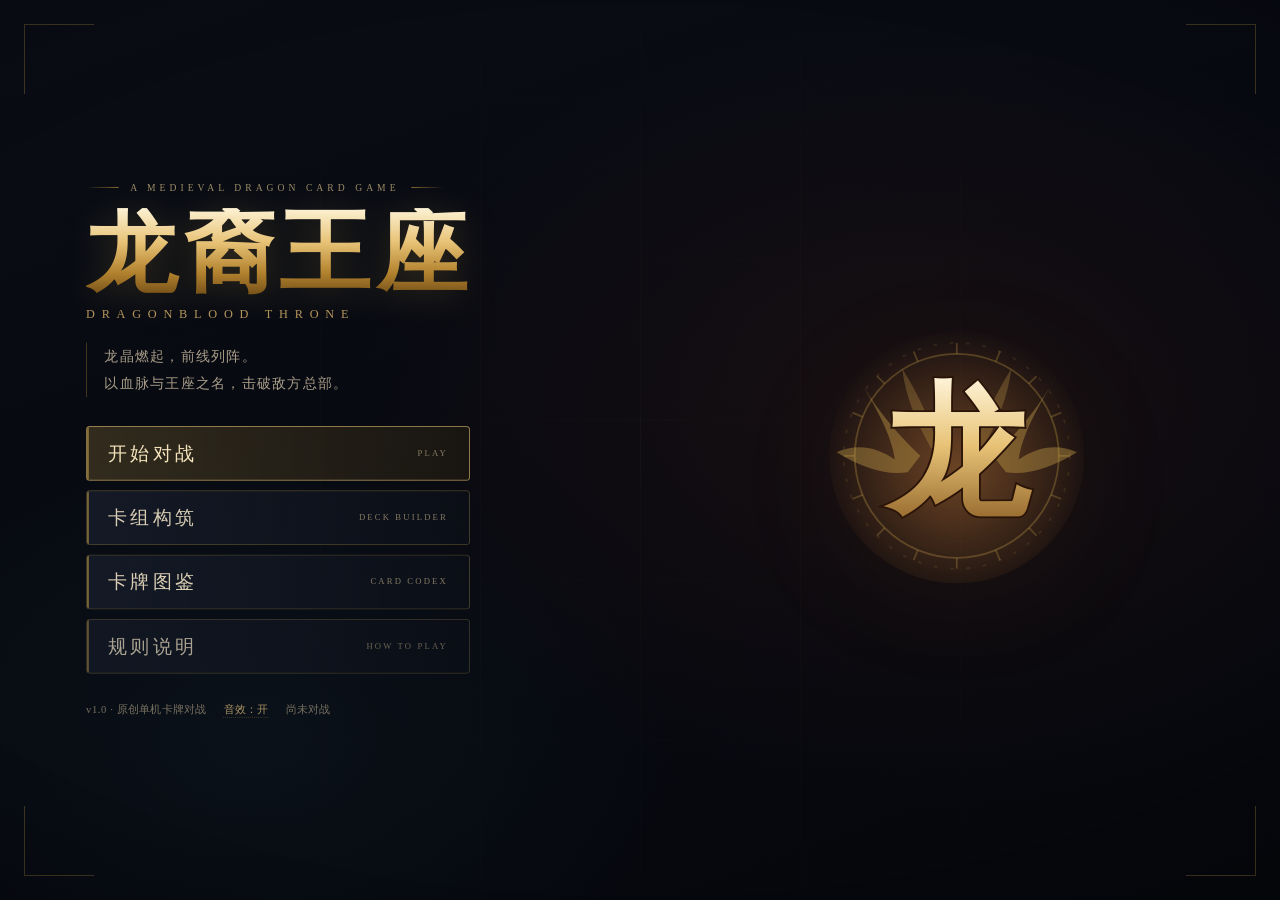
<file: index.html>
<!doctype html>
<html lang="zh-CN">
<head>
  <meta charset="utf-8">
  <meta name="viewport" content="width=device-width, initial-scale=1, viewport-fit=cover">
  <meta name="theme-color" content="#070910">
  <meta name="description" content="龙裔王座：一款中世纪龙族主题的原创卡牌对战游戏。20 点总部生命、支援阵线与前线、39 张卡牌、装备与战术，挑战电脑对手。">
  <title>龙裔王座 · Dragonblood Throne</title>
  <link rel="icon" href="data:image/svg+xml,%3Csvg xmlns='http://www.w3.org/2000/svg' viewBox='0 0 64 64'%3E%3Crect width='64' height='64' rx='12' fill='%23070910'/%3E%3Ccircle cx='32' cy='32' r='26' fill='none' stroke='%23c9a24a' stroke-opacity='.5'/%3E%3Ctext x='32' y='45' font-size='34' text-anchor='middle' fill='%23e8c377' font-family='serif'%3E%E9%BE%99%3C/text%3E%3C/svg%3E">
  <link rel="stylesheet" href="css/style.css">
</head>
<body>
  <div id="app" class="app">

    <!-- ======================= 主菜单 ======================= -->
    <section id="screen-title" class="screen title-screen active">
      <div class="bg-veil"></div>
      <div class="embers" id="title-embers"></div>
      <div class="title-inner">
        <div class="title-panel">
          <p class="eyebrow"><i></i>A MEDIEVAL DRAGON CARD GAME<i></i></p>
          <h1 class="game-title">
            <span class="title-cn">龙裔<span class="gold">王座</span></span>
            <span class="title-en">DRAGONBLOOD THRONE</span>
          </h1>
          <p class="tagline">龙晶燃起，前线列阵。<br>以血脉与王座之名，击破敌方总部。</p>
          <div class="title-menu">
            <button class="menu-btn primary" id="btn-play">
              <span class="mb-cn">开始对战</span><span class="mb-en">PLAY</span>
            </button>
            <button class="menu-btn" id="btn-deckbuild">
              <span class="mb-cn">卡组构筑</span><span class="mb-en">DECK BUILDER</span>
            </button>
            <button class="menu-btn" id="btn-codex">
              <span class="mb-cn">卡牌图鉴</span><span class="mb-en">CARD CODEX</span>
            </button>
            <button class="menu-btn ghost" id="btn-rules">
              <span class="mb-cn">规则说明</span><span class="mb-en">HOW TO PLAY</span>
            </button>
          </div>
          <div class="title-footer">
            <span class="tf-item">v1.0 · 原创单机卡牌对战</span>
            <button class="tf-link" id="btn-sound">音效：开</button>
            <span class="tf-item" id="title-record">战绩 0 胜 · 0 负</span>
          </div>
        </div>
        <div class="title-art" id="title-art"></div>
      </div>
      <div class="title-corner tl"></div>
      <div class="title-corner tr"></div>
      <div class="title-corner bl"></div>
      <div class="title-corner br"></div>
    </section>

    <!-- ======================= 对战 ======================= -->
    <section id="screen-battle" class="screen battle-screen">
      <div class="battle-shell">
        <header class="hq-bar enemy-bar" id="enemy-hq-wrap">
          <div class="hq-emblem" id="enemy-emblem"></div>
          <div class="hq-main">
            <div class="hq-title">
              <span class="hq-name" id="enemy-name">对手</span>
              <span class="hq-deck-name" id="enemy-deck-name"></span>
            </div>
            <div class="hp-track" id="enemy-hp-track">
              <div class="hp-fill enemy" id="enemy-hp-fill"></div>
              <div class="hp-text"><b id="enemy-hp">20</b><span> / 20</span></div>
            </div>
          </div>
          <div class="hq-chips">
            <span class="chip" title="手牌"><i class="chip-ico hand-ico"></i><b id="enemy-hand">4</b></span>
            <span class="chip" title="卡组"><i class="chip-ico deck-ico"></i><b id="enemy-deck">25</b></span>
            <span class="chip" title="龙晶"><i class="chip-ico crystal-ico"></i><b id="enemy-crystals">1</b><em>/10</em></span>
          </div>
          <div class="battle-tools">
            <button class="icon-btn" id="btn-log-toggle" title="打开/收起战报">
              <span class="ib-glyph">≡</span>
            </button>
            <button class="icon-btn" id="btn-battle-rules" title="规则说明">
              <span class="ib-glyph">?</span>
            </button>
            <button class="icon-btn danger" id="btn-concede" title="投降">
              <span class="ib-glyph">旗</span>
            </button>
          </div>
        </header>

        <div class="battle-body">
          <div class="board" id="board">
            <div class="board-line enemy-side support-line" data-side="1" data-line="support">
              <div class="line-tag"><span>支援阵线</span></div>
              <div class="row" id="row-enemy-support"></div>
            </div>
            <div class="board-line enemy-side front-line" data-side="1" data-line="front">
              <div class="line-tag"><span>前线</span></div>
              <div class="row" id="row-enemy-front"></div>
            </div>
            <div class="frontline-divider">
              <i></i><span>前 线</span><i></i>
            </div>
            <div class="board-line player-side front-line" data-side="0" data-line="front">
              <div class="line-tag"><span>前线</span></div>
              <div class="row" id="row-player-front"></div>
            </div>
            <div class="board-line player-side support-line" data-side="0" data-line="support">
              <div class="line-tag"><span>支援阵线</span></div>
              <div class="row" id="row-player-support"></div>
            </div>
          </div>

          <aside class="log-panel" id="log-panel">
            <div class="log-head">
              <span>战 报</span>
              <button class="log-close" id="btn-log-close" title="收起">×</button>
            </div>
            <div class="log-list" id="log-list"></div>
          </aside>
        </div>

        <footer class="player-bar">
          <div class="player-hq" id="player-hq-wrap">
            <div class="hq-emblem small" id="player-emblem"></div>
            <div class="hq-main">
              <div class="hq-title">
                <span class="hq-name">你的总部</span>
                <span class="hq-deck-name" id="player-deck-name"></span>
              </div>
              <div class="hp-track">
                <div class="hp-fill player" id="player-hp-fill"></div>
                <div class="hp-text"><b id="player-hp">20</b><span> / 20</span></div>
              </div>
              <div class="player-meta">
                <span class="chip" title="卡组"><i class="chip-ico deck-ico"></i><b id="player-deck">25</b></span>
                <span class="chip" title="手牌"><i class="chip-ico hand-ico"></i><b id="player-hand">5</b><em>/10</em></span>
              </div>
            </div>
          </div>

          <div class="crystal-zone" id="crystal-zone">
            <div class="crystal-num"><b id="crystal-cur">1</b><span>/</span><em id="crystal-max">1</em></div>
            <div class="crystal-dots" id="crystal-dots"></div>
            <div class="crystal-label">龙晶</div>
          </div>

          <div class="hand-zone">
            <div class="hand" id="hand"></div>
            <div class="hand-hint" id="hand-hint">点击手牌以打出 · Esc 取消选择</div>
          </div>

          <div class="end-zone">
            <div class="turn-indicator" id="turn-indicator">
              <b id="turn-number">第 1 回合</b>
              <span id="turn-owner">你的回合</span>
            </div>
            <button class="end-btn" id="btn-end-turn">
              <span>结束回合</span><em>END TURN</em>
            </button>
            <button class="surrender-btn" id="btn-concede-bottom" title="认输并结束本局">投降</button>
          </div>
        </footer>

        <div class="hint-bar" id="hint-bar"></div>
        <div class="card-preview" id="card-preview"></div>
        <div class="unit-menu" id="unit-menu"></div>
        <div class="fx-layer" id="fx-layer"></div>
        <div class="turn-flash" id="turn-flash"></div>
      </div>
    </section>

    <!-- ======================= 卡组构筑 ======================= -->
    <section id="screen-deckbuild" class="screen deck-screen">
      <header class="deck-header">
        <button class="text-btn" id="btn-deck-back">← 返回主菜单</button>
        <div class="deck-heading">
          <h2>卡组构筑</h2>
          <p>从全卡池中挑选 30 张卡牌 · 同名最多 3 张 · 点击卡牌添加或移除</p>
        </div>
        <div class="deck-actions">
          <button class="small-btn" id="btn-deck-clear">清空</button>
          <button class="small-btn" id="btn-deck-presets">载入预设</button>
          <button class="small-btn" id="btn-deck-save">保存卡组</button>
          <button class="small-btn primary" id="btn-deck-fight">用此卡组对战</button>
        </div>
      </header>
      <div class="deck-body">
        <div class="deck-pool-wrap">
          <div class="filters" id="deck-filters"></div>
          <div class="deck-pool" id="deck-pool"></div>
        </div>
        <aside class="deck-side">
          <div class="deck-side-head">
            <div class="deck-count"><b id="deck-count">0</b><span>/30</span></div>
            <div class="deck-side-info" id="deck-side-info">点击左侧卡牌加入卡组</div>
          </div>
          <div class="deck-curve" id="deck-curve"></div>
          <div class="deck-list" id="deck-list"></div>
          <div class="deck-msg" id="deck-msg"></div>
        </aside>
      </div>
    </section>

    <!-- 弹窗 / 提示 -->
    <div class="modal-root" id="modal-root" aria-live="polite"></div>
    <div class="toast-root" id="toast-root" aria-live="polite"></div>
  </div>

  <script src="js/cards.js"></script>
  <script src="js/engine.js"></script>
  <script src="js/ai.js"></script>
  <script src="js/art.js"></script>
  <script src="js/audio.js"></script>
  <script src="js/ui.js"></script>
</body>
</html>
</file>
<file: css/style.css>
:root {
  --bg: #070910;
  --bg-soft: #0c1019;
  --panel: #111724;
  --panel-2: #0b0f17;
  --panel-3: #171e2c;
  --gold: #c9a24a;
  --gold-bright: #f0d28a;
  --gold-dim: #8a6c2e;
  --gold-line: rgba(201, 162, 74, 0.24);
  --parchment: #ece0c6;
  --text: #ded4bf;
  --muted: #958d7d;
  --blood: #a93832;
  --blood-bright: #e0604b;
  --teal: #3f8f86;
  --blue: #6ca8ff;
  --green: #7cc79b;
  --violet: #b18ae0;
  --unit-w: 97px;
  --unit-h: 112px;
  --hand-w: 118px;
  --hand-h: 180px;
  --row-gap: 10px;
  --serif: "Georgia", "Times New Roman", "Songti SC", "STSong", "SimSun", serif;
  --brush: "KaiTi", "STKaiti", "Kaiti SC", "FangSong", "STFangsong", "SimSun", serif;
}

* { box-sizing: border-box; }
html, body { height: 100%; }
body {
  margin: 0;
  background: var(--bg);
  color: var(--text);
  font-family: var(--serif);
  overflow: hidden;
  -webkit-font-smoothing: antialiased;
  user-select: none;
}
button { font-family: inherit; color: inherit; background: none; border: none; padding: 0; cursor: pointer; }
button:focus-visible { outline: 1px solid var(--gold-bright); outline-offset: 3px; }
::selection { background: rgba(201,162,74,.3); }

.app { position: relative; width: 100vw; height: 100vh; overflow: hidden; }

.app::before {
  content: "";
  position: fixed; inset: 0; pointer-events: none; z-index: 0;
  background:
    radial-gradient(1200px 600px at 18% -10%, rgba(120, 48, 26, 0.16), transparent 60%),
    radial-gradient(1000px 700px at 92% 108%, rgba(24, 62, 84, 0.16), transparent 60%),
    repeating-linear-gradient(115deg, rgba(255,255,255,0.012) 0 1px, transparent 1px 7px);
}
.app::after {
  content: "";
  position: fixed; inset: 0; pointer-events: none; z-index: 70;
  background: radial-gradient(120% 90% at 50% 50%, transparent 55%, rgba(0,0,0,0.42) 100%);
}

.screen { position: absolute; inset: 0; display: none; z-index: 2; }
.screen.active { display: flex; }

.icon { width: 18px; height: 18px; display: inline-block; vertical-align: middle; }

.chip {
  display: inline-flex; align-items: center; gap: 4px;
  padding: 2px 8px; border: 1px solid rgba(201,162,74,.16); border-radius: 999px;
  background: rgba(255,255,255,.025); font-size: 11px; color: #b7ad99;
  letter-spacing: .04em; white-space: nowrap;
}
.chip b { color: var(--parchment); font-weight: 600; }
.chip em { font-style: normal; color: #7c7566; font-size: 10px; }
.chip-ico { width: 10px; height: 10px; display: inline-block; border-radius: 2px; }
.hand-ico { background: linear-gradient(135deg, #b98a45, #6d4a20); }
.deck-ico { background: linear-gradient(135deg, #5f82b0, #2a3a55); }
.crystal-ico { background: linear-gradient(135deg, #8fd6ff, #2f6f9e); clip-path: polygon(50% 0, 100% 50%, 50% 100%, 0 50%); border-radius: 0; }

.text-btn {
  color: var(--muted); font-size: 13px; letter-spacing: .08em; padding: 6px 10px;
  border-radius: 6px; transition: color .2s, background .2s;
}
.text-btn:hover { color: var(--gold-bright); background: rgba(201,162,74,.08); }

.small-btn {
  font-size: 12px; letter-spacing: .06em; color: var(--text);
  border: 1px solid rgba(201,162,74,.28); border-radius: 6px;
  padding: 8px 14px; background: rgba(201,162,74,.05);
  transition: all .18s;
}
.small-btn:hover { border-color: var(--gold); background: rgba(201,162,74,.13); color: var(--gold-bright); }
.small-btn.primary {
  background: linear-gradient(180deg, rgba(201,162,74,.9), rgba(138,108,46,.9));
  color: #17120a; font-weight: bold; border-color: #e7c276;
}
.small-btn.primary:hover { filter: brightness(1.08); color: #0d0a05; }

.icon-btn {
  width: 38px; height: 38px; border-radius: 8px; border: 1px solid rgba(201,162,74,.2);
  background: rgba(255,255,255,.025); color: #b9ad94; display: inline-flex;
  align-items: center; justify-content: center; transition: all .18s;
}
.icon-btn:hover { border-color: var(--gold); color: var(--gold-bright); background: rgba(201,162,74,.1); }
.icon-btn.danger:hover { border-color: var(--blood-bright); color: #ffb0a0; background: rgba(169,56,50,.14); }
.ib-glyph { font-size: 17px; line-height: 1; }

.title-screen {
  align-items: center; justify-content: center;
  background:
    radial-gradient(900px 620px at 72% 46%, rgba(96, 42, 24, 0.18), transparent 64%),
    radial-gradient(700px 500px at 20% 82%, rgba(24, 52, 66, 0.2), transparent 60%),
    linear-gradient(160deg, #0a0d15 0%, #070910 52%, #05070c 100%);
  overflow: hidden;
}
.title-screen .bg-veil {
  position: absolute; inset: 0;
  background:
    repeating-linear-gradient(90deg, rgba(201,162,74,.05) 0 1px, transparent 1px 160px),
    repeating-linear-gradient(0deg, rgba(201,162,74,.03) 0 1px, transparent 1px 160px);
  mask-image: radial-gradient(circle at 50% 50%, black, transparent 78%);
  -webkit-mask-image: radial-gradient(circle at 50% 50%, black, transparent 78%);
  opacity: .7;
}
.embers { position: absolute; inset: 0; pointer-events: none; overflow: hidden; }
.embers span {
  position: absolute; bottom: -12px; width: 3px; height: 3px; border-radius: 50%;
  background: #f0b774; opacity: 0; filter: blur(.4px);
  box-shadow: 0 0 6px 1px rgba(240, 183, 116, .55);
  animation: emberRise linear infinite;
}
@keyframes emberRise {
  0% { transform: translate3d(0, 0, 0) scale(1); opacity: 0; }
  8% { opacity: .85; }
  70% { opacity: .45; }
  100% { transform: translate3d(50px, -104vh, 0) scale(.2); opacity: 0; }
}

.title-inner {
  position: relative; z-index: 3; display: flex; align-items: center; justify-content: center;
  gap: clamp(24px, 5vw, 90px); width: min(1440px, 94vw);
}
.title-panel { max-width: 570px; flex: 1 1 520px; }
.eyebrow {
  display: flex; align-items: center; gap: 12px; margin: 0 0 16px;
  font-size: 10px; letter-spacing: .42em; color: #9c8c68; text-transform: uppercase;
}
.eyebrow i { width: 34px; height: 1px; background: linear-gradient(90deg, transparent, var(--gold-dim)); }
.eyebrow i:last-child { background: linear-gradient(90deg, var(--gold-dim), transparent); }

.game-title { margin: 0; display: flex; flex-direction: column; gap: 10px; }
.title-cn {
  font-family: var(--brush); font-size: clamp(64px, 7.4vw, 108px); line-height: .98;
  letter-spacing: .06em; font-weight: bold;
  background: linear-gradient(180deg, #fdf2d4 0%, #e8c377 38%, #b3832f 72%, #6f4b16 100%);
  -webkit-background-clip: text; background-clip: text; color: transparent;
  filter: drop-shadow(0 4px 18px rgba(201, 162, 74, .22));
}
.title-cn .gold { color: transparent; }
.title-en {
  font-size: clamp(11px, 1vw, 14px); letter-spacing: .55em; color: #b4955a; font-weight: normal;
}
.tagline {
  margin: 22px 0 30px; font-size: 15px; line-height: 1.9; color: #a89d88; letter-spacing: .06em;
  padding-left: 18px; border-left: 1px solid rgba(201,162,74,.3);
}

.title-menu { display: flex; flex-direction: column; gap: 10px; width: min(400px, 100%); }
.menu-btn {
  position: relative; display: flex; align-items: center; justify-content: space-between;
  padding: 14px 22px; border: 1px solid rgba(201,162,74,.26); border-radius: 4px;
  background: linear-gradient(90deg, rgba(22, 28, 41, .88), rgba(13, 17, 26, .6));
  color: #d9cdb4; text-align: left; overflow: hidden; transition: all .22s;
}
.menu-btn::before {
  content: ""; position: absolute; left: 0; top: 0; bottom: 0; width: 2px;
  background: var(--gold); opacity: .55; transition: all .22s;
}
.menu-btn::after {
  content: "\25C6"; position: absolute; right: 16px; font-size: 8px; color: var(--gold);
  opacity: 0; transform: translateX(-6px); transition: all .22s;
}
.menu-btn:hover { border-color: rgba(201,162,74,.7); background: linear-gradient(90deg, rgba(46, 38, 24, .9), rgba(16, 20, 30, .7)); transform: translateX(3px); }
.menu-btn:hover::before { width: 4px; opacity: 1; }
.menu-btn:hover::after { opacity: 1; transform: translateX(0); }
.menu-btn.primary {
  border-color: rgba(232, 195, 119, .55);
  background: linear-gradient(90deg, rgba(201,162,74,.22), rgba(30, 26, 18, .75));
}
.menu-btn.primary .mb-cn { color: #f4e3bb; }
.menu-btn.ghost { opacity: .78; }
.mb-cn { font-family: var(--brush); font-size: 20px; letter-spacing: .16em; }
.mb-en { font-size: 9px; letter-spacing: .25em; color: #857a63; }

.title-footer {
  margin-top: 30px; display: flex; align-items: center; gap: 18px; flex-wrap: wrap;
  font-size: 11px; color: #776f5f; letter-spacing: .06em;
}
.tf-link { color: #a89263; font-size: 11px; letter-spacing: .06em; border-bottom: 1px dotted rgba(201,162,74,.3); }
.tf-link:hover { color: var(--gold-bright); }

.title-art {
  position: relative; flex: 0 0 auto; width: clamp(300px, 33vw, 500px); aspect-ratio: 1 / .98;
  display: flex; align-items: center; justify-content: center;
  filter: drop-shadow(0 20px 60px rgba(160, 90, 30, .22));
  animation: floatSlow 7s ease-in-out infinite;
}
.title-art svg { width: 100%; height: 100%; }
@keyframes floatSlow { 0%,100% { transform: translateY(0); } 50% { transform: translateY(-12px); } }

.title-corner { position: absolute; width: 70px; height: 70px; border-color: rgba(201,162,74,.28); border-style: solid; z-index: 2; pointer-events: none; }
.title-corner.tl { top: 24px; left: 24px; border-width: 1px 0 0 1px; }
.title-corner.tr { top: 24px; right: 24px; border-width: 1px 1px 0 0; }
.title-corner.bl { bottom: 24px; left: 24px; border-width: 0 0 1px 1px; }
.title-corner.br { bottom: 24px; right: 24px; border-width: 0 1px 1px 0; }

.battle-screen {
  background:
    radial-gradient(900px 500px at 50% 0%, rgba(104, 42, 28, .14), transparent 65%),
    radial-gradient(900px 600px at 50% 100%, rgba(24, 55, 68, .14), transparent 65%),
    linear-gradient(180deg, #080b12, #070910 45%, #06080e);
}
.battle-shell {
  position: relative; display: flex; flex-direction: column; width: 100%; height: 100%;
  padding: 10px clamp(10px, 1.4vw, 22px) 10px; gap: 8px;
}

.hq-bar {
  position: relative; display: flex; align-items: center; gap: 14px;
  padding: 7px 14px; min-height: 76px;
  background: linear-gradient(180deg, rgba(20, 26, 39, .92), rgba(10, 14, 21, .92));
  border: 1px solid rgba(201,162,74,.18); border-radius: 10px;
  box-shadow: 0 10px 30px rgba(0,0,0,.25), inset 0 1px 0 rgba(255,255,255,.03);
  transition: box-shadow .25s;
}
.enemy-bar { border-top: 1px solid rgba(200, 84, 62, .3); }
.hq-bar.targetable {
  box-shadow: 0 0 0 2px rgba(240, 170, 110, .75), 0 0 40px rgba(224, 96, 75, .3);
  animation: targetPulse 1.2s ease-in-out infinite;
}
@keyframes targetPulse { 0%,100% { filter: brightness(1); } 50% { filter: brightness(1.18); } }

.hq-emblem { width: 62px; height: 62px; flex: 0 0 62px; }
.hq-emblem.small { width: 56px; height: 56px; flex-basis: 56px; }
.hq-emblem svg { width: 100%; height: 100%; }
.hq-main { flex: 1; max-width: 540px; min-width: 0; }
.hq-title { display: flex; align-items: baseline; gap: 10px; margin-bottom: 4px; }
.hq-name { font-family: var(--brush); font-size: 19px; letter-spacing: .12em; color: #eadbb9; }
.hq-deck-name { font-size: 10px; letter-spacing: .18em; color: #8d8061; }
.hp-track {
  position: relative; height: 19px; border-radius: 4px; overflow: hidden;
  background: #160d0d; border: 1px solid rgba(255,255,255,.08);
  box-shadow: inset 0 2px 6px rgba(0,0,0,.6);
}
.hp-fill { position: absolute; inset: 0; width: 100%; transition: width .45s cubic-bezier(.2,.8,.3,1); border-radius: 3px; }
.hp-fill.enemy { background: linear-gradient(90deg, #6e241f, #c0493a 55%, #e0735a); box-shadow: 0 0 14px rgba(200,80,60,.4); }
.hp-fill.player { background: linear-gradient(90deg, #2c5c4d, #57977e 55%, #8cc9a9); box-shadow: 0 0 14px rgba(90,180,140,.28); }
.hp-text {
  position: absolute; inset: 0; display: flex; align-items: center; justify-content: center;
  gap: 2px; font-size: 11px; letter-spacing: .1em; color: #f6ecd7;
  text-shadow: 0 1px 3px rgba(0,0,0,.85);
}
.hp-text b { font-size: 13px; }
.hq-chips { display: flex; gap: 8px; flex-wrap: wrap; justify-content: flex-end; }
.battle-tools { display: flex; gap: 6px; margin-left: 2px; }

.battle-body { position: relative; flex: 1; display: flex; gap: 12px; min-height: 0; }
.board {
  flex: 1; display: flex; flex-direction: column; justify-content: center; gap: 7px;
  min-width: 0; padding: 0 2px;
}
.board-line {
  position: relative; display: flex; align-items: center;
  min-height: calc(var(--unit-h) + 14px);
  padding: 6px 12px 6px 44px;
  border: 1px solid rgba(201,162,74,.1); border-radius: 10px;
  background: linear-gradient(180deg, rgba(20, 26, 38, .38), rgba(9, 12, 18, .55));
  transition: border-color .2s, background .2s, box-shadow .2s;
}
.board-line.enemy-side { border-top-color: rgba(200, 84, 62, .14); }
.board-line.player-side { border-bottom-color: rgba(84, 150, 130, .16); }
.board-line.deploy-zone {
  border-color: rgba(240, 200, 120, .55);
  background: linear-gradient(180deg, rgba(84, 66, 30, .28), rgba(20, 18, 12, .4));
  box-shadow: inset 0 0 30px rgba(201,162,74,.12), 0 0 22px rgba(201,162,74,.08);
}
.line-tag {
  position: absolute; left: 10px; top: 50%; transform: translateY(-50%);
  writing-mode: vertical-rl; font-size: 10px; letter-spacing: .42em;
  color: rgba(201,162,74,.5); font-family: var(--brush);
  padding: 6px 0; border-left: 1px solid rgba(201,162,74,.14);
  padding-left: 7px;
}
.row {
  display: grid; grid-template-columns: repeat(5, var(--unit-w));
  justify-content: center; gap: var(--row-gap); width: 100%; min-height: var(--unit-h);
}
.board-slot {
  width: var(--unit-w); height: var(--unit-h); border-radius: 8px;
  border: 1px dashed rgba(201,162,74,.1);
  display: flex; align-items: center; justify-content: center;
  position: relative; transition: all .2s;
}
.board-slot.filled { border-color: transparent; }
.board-line.deploy-zone .board-slot:not(.filled) {
  border-color: rgba(240, 200, 120, .4);
  background: rgba(201,162,74,.06);
  animation: slotPulse 1.6s ease-in-out infinite;
}
@keyframes slotPulse { 0%,100% { box-shadow: inset 0 0 0 rgba(201,162,74,0); } 50% { box-shadow: inset 0 0 18px rgba(201,162,74,.18); } }
.frontline-divider {
  display: flex; align-items: center; justify-content: center; gap: 14px;
  height: 15px; font-size: 9px; letter-spacing: .72em; color: rgba(201,162,74,.55);
  font-family: var(--brush);
}
.frontline-divider i { height: 1px; width: min(280px, 26%); background: linear-gradient(90deg, transparent, rgba(201,162,74,.35), transparent); }

.unit {
  position: relative; width: var(--unit-w); height: var(--unit-h);
  display: flex; flex-direction: column; overflow: hidden;
  border: 1px solid rgba(201,162,74,.4); border-radius: 8px;
  background: linear-gradient(165deg, #1a2130, #0c1018 70%);
  box-shadow: 0 5px 16px rgba(0,0,0,.5), inset 0 1px 0 rgba(255,255,255,.05);
  cursor: pointer; transition: transform .18s, box-shadow .18s, filter .18s;
  color: inherit; text-align: left;
}
.unit::after {
  content: ""; position: absolute; inset: 0; border-radius: 7px; pointer-events: none;
  box-shadow: inset 0 0 18px rgba(0,0,0,.35);
}
.unit:hover { transform: translateY(-4px); box-shadow: 0 12px 26px rgba(0,0,0,.55); z-index: 4; }
.unit.exhausted { filter: saturate(.55) brightness(.76); }
.unit.frozen { filter: saturate(.6) brightness(.9) hue-rotate(-14deg); }
.unit.selectable { border-color: rgba(240, 205, 130, .9); box-shadow: 0 0 0 1px rgba(240,205,130,.5), 0 0 22px rgba(201,162,74,.35); }
.unit.valid-target {
  border-color: #ffcf7d;
  box-shadow: 0 0 0 2px rgba(255, 190, 100, .75), 0 0 28px rgba(255, 160, 80, .45);
  animation: validPulse 1.1s ease-in-out infinite;
  z-index: 5;
}
@keyframes validPulse { 0%,100% { transform: translateY(0) scale(1); } 50% { transform: translateY(-2px) scale(1.03); } }
.unit-art { height: 58%; background: #05070c; position: relative; overflow: hidden; }
.unit-art svg { width: 100%; height: 100%; display: block; }
.unit-name {
  flex: 1; display: flex; align-items: center; justify-content: center;
  font-size: 10px; line-height: 1.1; letter-spacing: .02em; color: #e6d8ba;
  padding: 2px 3px; background: rgba(8, 11, 17, .72); border-top: 1px solid rgba(201,162,74,.12);
  white-space: nowrap; overflow: hidden; text-overflow: ellipsis;
}
.unit-stats {
  display: flex; justify-content: space-between; align-items: center;
  padding: 1px 5px 3px; background: rgba(8, 11, 17, .92);
  font-family: var(--serif); font-weight: bold; font-size: 13px;
}
.unit-stats .u-atk { color: #ffd09a; }
.unit-stats .u-def { color: #a9d6ff; }
.unit-stats .u-atk.buffed { color: #ffb067; text-shadow: 0 0 8px rgba(255,140,60,.55); }
.unit-stats .u-def.buffed { color: #8fe1ff; text-shadow: 0 0 8px rgba(90,200,255,.55); }
.unit-status { position: absolute; top: 3px; right: 3px; display: flex; gap: 2px; z-index: 3; }
.status-ico {
  width: 15px; height: 15px; border-radius: 50%; display: inline-flex; align-items: center; justify-content: center;
  background: rgba(8, 12, 18, .85); border: 1px solid rgba(255,255,255,.15);
  font-size: 9px; color: #cfe6ff; line-height: 1;
}
.status-ico.snow { color: #a9e8ff; border-color: rgba(120, 210, 255, .5); }
.status-ico.burn { color: #ff9a5a; border-color: rgba(255, 130, 70, .5); }
.status-ico.shield { color: #ffd88a; border-color: rgba(255, 200, 100, .5); }
.status-ico.smoke { color: #b6b0c9; }
.status-ico.robe { color: #c9a6ff; }
.status-ico.azure { color: #6fe8d6; border-color: rgba(100, 230, 210, .5); }
.unit-ready-dot {
  position: absolute; left: 50%; bottom: -3px; transform: translateX(-50%);
  width: 5px; height: 5px; border-radius: 50%; background: #f5d48c;
  box-shadow: 0 0 8px rgba(245, 212, 140, .9);
}
.unit-equip-pips { position: absolute; bottom: 20px; left: 4px; display: flex; gap: 2px; z-index: 3; }
.equip-pip { width: 7px; height: 7px; transform: rotate(45deg); background: #d8b36a; box-shadow: 0 0 6px rgba(216,179,106,.6); }
.unit-protected::before {
  content: ""; position: absolute; inset: 0; border-radius: 7px;
  border: 1px solid rgba(255, 210, 110, .55); pointer-events: none; z-index: 2;
}

.log-panel {
  width: 272px; flex: 0 0 272px; display: flex; flex-direction: column;
  background: linear-gradient(180deg, rgba(17, 23, 36, .92), rgba(8, 11, 17, .95));
  border: 1px solid rgba(201,162,74,.16); border-radius: 10px; overflow: hidden;
  box-shadow: 0 12px 30px rgba(0,0,0,.25);
}
.log-head {
  display: flex; align-items: center; justify-content: space-between;
  padding: 9px 12px; font-family: var(--brush); font-size: 14px; letter-spacing: .4em;
  color: var(--gold); border-bottom: 1px solid rgba(201,162,74,.14);
  background: rgba(201,162,74,.04);
}
.log-close { color: #8d8168; font-size: 18px; line-height: 1; padding: 0 4px; }
.log-close:hover { color: var(--gold-bright); }
.log-list { flex: 1; overflow-y: auto; padding: 8px 10px; font-size: 11.5px; line-height: 1.5; scrollbar-width: thin; }
.log-entry { padding: 2px 0 2px 8px; border-left: 2px solid transparent; color: #a9a08e; }
.log-entry.turn-self { color: #efcf8b; border-color: rgba(201,162,74,.6); margin-top: 5px; letter-spacing: .06em; }
.log-entry.turn-enemy { color: #d9927e; border-color: rgba(200, 84, 62, .5); margin-top: 5px; letter-spacing: .06em; }
.log-entry.play-self { color: #c9dcc4; border-color: rgba(110, 160, 130, .35); }
.log-entry.play-enemy { color: #d7ab9b; border-color: rgba(180, 90, 70, .3); }
.log-entry.bad, .log-entry.death { color: #e08d7f; }
.log-entry.good { color: #a8d8b4; }
.log-entry.draw { color: #98a9bd; }
.log-entry.buff { color: #d8c48a; }
.log-entry.debuff { color: #c78f9f; }
.log-entry.trigger { color: #b9a6dc; }
.log-entry.system { color: #8f9aab; font-style: italic; }

.player-bar {
  display: flex; align-items: stretch; gap: 12px; min-height: 178px;
  padding: 8px 12px; border: 1px solid rgba(201,162,74,.2); border-radius: 10px;
  background: linear-gradient(180deg, rgba(18, 24, 37, .92), rgba(9, 12, 18, .95));
  box-shadow: 0 -10px 30px rgba(0,0,0,.25), inset 0 1px 0 rgba(255,255,255,.03);
}
.player-hq { display: flex; align-items: center; gap: 10px; flex: 0 0 286px; max-width: 286px; }
.player-hq .hq-main { flex: 1; }
.player-meta { display: flex; gap: 6px; margin-top: 5px; }
.crystal-zone {
  flex: 0 0 108px; display: flex; flex-direction: column; align-items: center; justify-content: center;
  gap: 6px; border-left: 1px solid rgba(201,162,74,.12); border-right: 1px solid rgba(201,162,74,.12);
  padding: 0 8px;
}
.crystal-num { font-size: 30px; line-height: 1; color: #cfe9ff; font-family: var(--serif); }
.crystal-num b { color: #eaf7ff; font-weight: 600; }
.crystal-num span { font-size: 16px; color: #52687c; }
.crystal-num em { font-style: normal; font-size: 16px; color: #7d94a8; }
.crystal-dots { display: grid; grid-template-columns: repeat(5, 1fr); gap: 4px; }
.crystal-dot {
  width: 11px; height: 11px; clip-path: polygon(50% 0, 100% 50%, 50% 100%, 0 50%);
  background: #1c2c3a; border: none; transition: background .2s;
}
.crystal-dot.on { background: linear-gradient(135deg, #d8f3ff, #6cb8e8 55%, #2f6f9e); box-shadow: 0 0 7px rgba(110, 190, 240, .5); }
.crystal-label { font-size: 9px; letter-spacing: .3em; color: #637a8e; }

.hand-zone { flex: 1; min-width: 0; display: flex; flex-direction: column; justify-content: flex-end; gap: 4px; }
.hand {
  display: flex; justify-content: center; align-items: flex-end;
  height: calc(var(--hand-h) + 12px); padding-top: 12px; min-width: 0;
}
.hand .card { width: var(--hand-w); height: var(--hand-h); flex: 0 0 var(--hand-w); }
.hand .card + .card { margin-left: -22px; }
.hand .card:hover { transform: translateY(-18px) scale(1.06); z-index: 30; }
.hand .card.selected { transform: translateY(-22px) scale(1.07); z-index: 31; border-color: var(--gold-bright); box-shadow: 0 0 0 2px rgba(240, 210, 138, .55), 0 24px 50px rgba(0,0,0,.6); }
.hand-hint { text-align: center; font-size: 10px; letter-spacing: .12em; color: #736a59; min-height: 14px; }

.end-zone { flex: 0 0 146px; display: flex; flex-direction: column; justify-content: center; gap: 8px; }
.turn-indicator { text-align: center; }
.turn-indicator b { display: block; font-size: 11px; letter-spacing: .18em; color: #a79874; font-weight: normal; }
.turn-indicator span { display: block; margin-top: 2px; font-family: var(--brush); font-size: 17px; letter-spacing: .18em; color: #e7d3a3; }
.turn-indicator.enemy span { color: #e0a08f; }
.end-btn {
  position: relative; overflow: hidden; padding: 12px 10px; border-radius: 8px;
  border: 1px solid rgba(240, 200, 120, .55);
  background: linear-gradient(180deg, rgba(201,162,74,.92), rgba(126, 92, 34, .95));
  color: #171106; text-align: center; transition: all .2s;
}
.end-btn span { display: block; font-family: var(--brush); font-size: 18px; letter-spacing: .16em; font-weight: bold; }
.end-btn em { display: block; font-style: normal; font-size: 8px; letter-spacing: .3em; opacity: .65; margin-top: 3px; }
.end-btn:hover { filter: brightness(1.08); box-shadow: 0 0 26px rgba(201,162,74,.3); }
.end-btn:disabled { filter: grayscale(.7) brightness(.55); cursor: default; box-shadow: none; }
.end-btn.waiting { animation: waitPulse 1.6s ease-in-out infinite; }
@keyframes waitPulse { 0%,100% { box-shadow: 0 0 0 rgba(201,162,74,0); } 50% { box-shadow: 0 0 26px rgba(201,162,74,.35); } }

.hint-bar {
  position: absolute; left: 50%; bottom: 190px; transform: translate(-50%, 10px);
  padding: 8px 22px; border-radius: 999px; border: 1px solid rgba(240, 200, 120, .4);
  background: rgba(12, 16, 24, .94); color: #f1ddb0; font-size: 12.5px; letter-spacing: .08em;
  box-shadow: 0 10px 28px rgba(0,0,0,.5); opacity: 0; pointer-events: none;
  transition: all .2s; z-index: 40; white-space: nowrap;
}
.hint-bar.show { opacity: 1; transform: translate(-50%, 0); }
.hint-bar .hint-key { color: #9b8c6c; font-size: 10px; margin-left: 10px; }

.unit-menu {
  position: fixed; z-index: 60; display: none; flex-direction: column; gap: 2px;
  min-width: 132px; padding: 5px; border-radius: 8px;
  background: rgba(13, 18, 27, .98); border: 1px solid rgba(201,162,74,.4);
  box-shadow: 0 16px 40px rgba(0,0,0,.65);
}
.unit-menu.open { display: flex; }
.menu-item {
  padding: 8px 12px; border-radius: 5px; text-align: left; font-size: 12.5px;
  color: #e4d6ba; letter-spacing: .06em; transition: background .15s;
}
.menu-item:hover { background: rgba(201,162,74,.16); color: var(--gold-bright); }
.menu-item.danger { color: #d99b8c; }
.menu-item.danger:hover { background: rgba(169,56,50,.2); color: #ffb7a7; }
.menu-item:disabled { color: #5f584a; cursor: default; }
.menu-sep { height: 1px; background: rgba(201,162,74,.14); margin: 3px 4px; }
.menu-caption { padding: 4px 10px 2px; font-size: 9px; letter-spacing: .16em; color: #7e7563; }

.fx-layer { position: fixed; inset: 0; pointer-events: none; z-index: 75; overflow: hidden; }
.float-text {
  position: fixed; transform: translate(-50%, -50%); font-family: var(--serif);
  font-weight: bold; font-size: 24px; color: #ff9f8b; text-shadow: 0 2px 8px rgba(0,0,0,.9), 0 0 12px rgba(255,90,60,.35);
  animation: floatUp .95s cubic-bezier(.2,.7,.4,1) forwards; white-space: nowrap;
}
.float-text.heal { color: #9be8b6; text-shadow: 0 2px 8px rgba(0,0,0,.9), 0 0 12px rgba(90,220,150,.35); }
.float-text.buff { color: #ffe19a; font-size: 18px; }
.float-text.debuff { color: #d8a2ff; font-size: 18px; }
.float-text.info { color: #cfe4ff; font-size: 15px; letter-spacing: .06em; }
@keyframes floatUp {
  0% { opacity: 0; transform: translate(-50%, -30%) scale(.7); }
  18% { opacity: 1; transform: translate(-50%, -60%) scale(1.12); }
  100% { opacity: 0; transform: translate(-50%, -160%) scale(.95); }
}
.death-ghost {
  position: fixed; transform: translate(-50%, -50%); font-family: var(--brush);
  font-size: 30px; color: rgba(220, 150, 120, .9); text-shadow: 0 0 16px rgba(200, 80, 50, .6);
  animation: ghostOut .9s ease-out forwards; pointer-events: none;
}
@keyframes ghostOut {
  0% { opacity: 0; transform: translate(-50%, -50%) scale(.6) rotate(-8deg); }
  25% { opacity: 1; }
  100% { opacity: 0; transform: translate(-50%, -130%) scale(1.3) rotate(6deg); }
}
.turn-flash {
  position: fixed; inset: 0; z-index: 65; display: flex; align-items: center; justify-content: center;
  pointer-events: none; opacity: 0;
}
.turn-flash.show { animation: turnFlash 1.15s ease-out; }
.turn-flash .tf-inner {
  font-family: var(--brush); font-size: clamp(46px, 6vw, 82px); letter-spacing: .2em;
  color: #f2d79a; text-shadow: 0 0 40px rgba(201,162,74,.35), 0 6px 30px rgba(0,0,0,.9);
  padding: 18px 54px; border-top: 1px solid rgba(201,162,74,.5); border-bottom: 1px solid rgba(201,162,74,.5);
  background: linear-gradient(90deg, transparent, rgba(8,11,17,.8), transparent);
}
.turn-flash.enemy .tf-inner { color: #e8a08d; text-shadow: 0 0 40px rgba(200,84,62,.25); }
@keyframes turnFlash {
  0% { opacity: 0; }
  15% { opacity: 1; }
  70% { opacity: 1; }
  100% { opacity: 0; }
}

.card {
  position: relative; display: flex; flex-direction: column;
  width: 150px; min-height: 212px; overflow: hidden;
  border: 1px solid rgba(201,162,74,.32); border-radius: 9px;
  background: linear-gradient(168deg, #1a2130, #0b0f18 62%, #090c13);
  box-shadow: 0 6px 18px rgba(0,0,0,.4), inset 0 1px 0 rgba(255,255,255,.04);
  color: var(--text); text-align: left;
  transition: transform .18s, box-shadow .18s, border-color .18s, filter .18s;
  --accent: #c9a24a;
}
.card:hover { transform: translateY(-6px); box-shadow: 0 18px 36px rgba(0,0,0,.55); border-color: rgba(201,162,74,.65); z-index: 20; }
.card.rare { border-color: rgba(99,169,238,.35); }
.card.epic { border-color: rgba(193,132,240,.38); }
.card.legendary { border-color: rgba(240,182,74,.55); box-shadow: 0 6px 18px rgba(0,0,0,.4), 0 0 22px rgba(240,182,74,.1); }
.card.rare:hover { border-color: rgba(120,190,255,.7); }
.card.epic:hover { border-color: rgba(210,150,255,.75); }
.card.legendary:hover { border-color: #f5c96a; box-shadow: 0 18px 36px rgba(0,0,0,.55), 0 0 30px rgba(240,182,74,.2); }

.card-art { position: relative; aspect-ratio: 160 / 100; background: #05070c; overflow: hidden; flex: 0 0 auto; }
.card-art svg { width: 100%; height: 100%; display: block; }
.cost-gem {
  position: absolute; top: 5px; left: 5px; z-index: 4; width: 28px; height: 32px;
  clip-path: polygon(50% 0, 100% 24%, 100% 76%, 50% 100%, 0 76%, 0 24%);
  background: linear-gradient(160deg, #2a4a66, #132235 60%, #0a1420);
  display: flex; align-items: center; justify-content: center;
  font-size: 15px; font-weight: bold; color: #d9efff; font-family: var(--serif);
  filter: drop-shadow(0 2px 4px rgba(0,0,0,.6));
}
.cost-gem::after {
  content: ""; position: absolute; inset: 3px; clip-path: inherit;
  border: 1px solid rgba(140, 200, 240, .28);
}
.rarity-gem {
  position: absolute; top: 7px; right: 7px; width: 9px; height: 9px; transform: rotate(45deg);
  background: #8d8678; z-index: 4; box-shadow: 0 0 8px rgba(255,255,255,.15);
}
.card.rare .rarity-gem { background: #63a9ee; }
.card.epic .rarity-gem { background: #c184f0; box-shadow: 0 0 9px rgba(193,132,240,.5); }
.card.legendary .rarity-gem { background: #f0b64a; box-shadow: 0 0 10px rgba(240,182,74,.7); }

.card-body { display: flex; flex-direction: column; flex: 1; padding: 6px 8px 7px; gap: 3px; min-height: 0; }
.card-name-row { display: flex; align-items: baseline; justify-content: space-between; gap: 4px; }
.card-name { font-family: var(--brush); font-size: 15px; letter-spacing: .04em; color: #f0e3c7; white-space: nowrap; overflow: hidden; text-overflow: ellipsis; }
.card-sub { font-size: 8px; letter-spacing: .1em; color: #6f685a; white-space: nowrap; }
.card-type { font-size: 9px; letter-spacing: .08em; color: var(--accent); opacity: .9; }
.card-text { font-size: 9.5px; line-height: 1.42; color: #bdb3a0; flex: 1; letter-spacing: .01em; overflow: hidden; }
.card-keywords { display: flex; gap: 4px; flex-wrap: wrap; }
.kw { font-size: 8px; padding: 1px 4px; border: 1px solid rgba(201,162,74,.25); border-radius: 3px; color: #cbb27c; }
.card-stats-row { display: flex; align-items: flex-end; justify-content: space-between; padding-top: 3px; border-top: 1px solid rgba(201,162,74,.12); }
.card-stat { display: flex; align-items: center; gap: 4px; font-family: var(--serif); font-weight: bold; font-size: 16px; }
.card-stat.atk { color: #ffcb92; }
.card-stat.def { color: #a6d3ff; }
.card-stat .icon { width: 14px; height: 14px; opacity: .85; }
.card-slot-mark { font-size: 9px; color: #bda25f; letter-spacing: .06em; }

.hand .card { border-radius: 8px; }
.hand .card .card-art { aspect-ratio: auto; height: 66px; }
.hand .card .card-name { font-size: 13.5px; }
.hand .card .card-text { font-size: 8.6px; line-height: 1.35; max-height: 54px; }
.hand .card .card-body { padding: 5px 7px 6px; }
.hand .card .card-stats-row { padding-top: 2px; }
.hand .card .card-stat { font-size: 15px; }
.card.playable { border-color: rgba(201,162,74,.6); }
.card.playable::after {
  content: ""; position: absolute; inset: 0; border-radius: 8px; pointer-events: none;
  box-shadow: inset 0 0 22px rgba(201,162,74,.10);
}
.card.disabled { filter: saturate(.4) brightness(.68); }
.card.disabled:hover { filter: saturate(.5) brightness(.75); }
.card.selected { border-color: var(--gold-bright); }
.card-cost-warn .cost-gem { background: linear-gradient(160deg, #5b2a26, #2b1313 60%, #180a0a); color: #f0a89b; }

.codex-panel { width: min(1180px, 94vw); }
.codex-grid { display: grid; grid-template-columns: repeat(auto-fill, minmax(150px, 1fr)); gap: 12px; margin-top: 14px; padding-bottom: 6px; }
.codex-grid .card { width: 100%; min-height: 224px; }
.codex-grid .card .card-art { height: 78px; aspect-ratio: auto; }
.codex-grid .card:hover { transform: translateY(-4px); }
.codex-filters, .filters { display: flex; gap: 8px; flex-wrap: wrap; align-items: center; }
.filter-btn {
  padding: 6px 14px; border-radius: 999px; border: 1px solid rgba(201,162,74,.22);
  color: #a99e87; font-size: 11.5px; letter-spacing: .08em; transition: all .18s;
  background: rgba(255,255,255,.02);
}
.filter-btn:hover { border-color: rgba(201,162,74,.55); color: #e5d3ac; }
.filter-btn.active { border-color: var(--gold); color: #f4e1b6; background: rgba(201,162,74,.14); }

.deck-screen {
  flex-direction: column;
  background:
    radial-gradient(900px 500px at 20% 0%, rgba(86, 62, 26, .13), transparent 60%),
    linear-gradient(180deg, #090c13, #070910);
}
.deck-header {
  display: flex; align-items: center; justify-content: space-between; gap: 18px;
  padding: 14px 26px; border-bottom: 1px solid rgba(201,162,74,.16);
  background: linear-gradient(180deg, rgba(16, 21, 32, .9), rgba(8, 11, 17, .7));
}
.deck-heading h2 { margin: 0; font-family: var(--brush); font-size: 26px; letter-spacing: .2em; color: #eeddb8; }
.deck-heading p { margin: 4px 0 0; font-size: 11px; color: #7e7666; letter-spacing: .05em; }
.deck-actions { display: flex; gap: 8px; }

.deck-body { flex: 1; display: flex; gap: 16px; padding: 16px 26px 20px; min-height: 0; }
.deck-pool-wrap { flex: 1; min-width: 0; display: flex; flex-direction: column; }
.deck-pool {
  flex: 1; overflow-y: auto; display: grid; gap: 10px; padding: 12px 8px 12px 2px;
  grid-template-columns: repeat(auto-fill, minmax(136px, 1fr)); align-content: start;
}
.deck-pool .card { width: 100%; min-height: 206px; }
.deck-pool .card .card-art { height: 70px; aspect-ratio: auto; }
.deck-pool .card .card-name { font-size: 13px; }
.deck-pool .card .card-text { font-size: 8.6px; }
.pool-count {
  position: absolute; right: 6px; bottom: 6px; z-index: 5; min-width: 20px; height: 20px; padding: 0 5px;
  border-radius: 999px; background: rgba(201,162,74,.9); color: #161006; font-size: 11px; font-weight: bold;
  display: flex; align-items: center; justify-content: center;
}
.pool-count.full { background: #8c3a32; color: #ffe0d7; }

.deck-side {
  width: 330px; flex: 0 0 330px; display: flex; flex-direction: column; gap: 10px; min-height: 0;
  padding: 12px; border: 1px solid rgba(201,162,74,.18); border-radius: 10px;
  background: linear-gradient(180deg, rgba(17, 23, 36, .85), rgba(8, 11, 17, .9));
}
.deck-side-head { display: flex; align-items: flex-end; justify-content: space-between; gap: 10px; padding-bottom: 8px; border-bottom: 1px solid rgba(201,162,74,.12); }
.deck-count { font-size: 24px; color: #e9d8b2; }
.deck-count b { font-size: 34px; color: var(--gold-bright); }
.deck-count span { color: #6f6653; font-size: 14px; }
.deck-side-info { font-size: 10px; color: #837a67; text-align: right; line-height: 1.5; }
.deck-curve { display: flex; align-items: flex-end; gap: 6px; height: 58px; padding: 4px 2px; border-bottom: 1px solid rgba(201,162,74,.1); }
.curve-col { flex: 1; display: flex; flex-direction: column; align-items: center; justify-content: flex-end; gap: 3px; height: 100%; }
.curve-bar { width: 70%; background: linear-gradient(180deg, rgba(201,162,74,.65), rgba(201,162,74,.18)); border-radius: 2px 2px 0 0; min-height: 2px; transition: height .25s; }
.curve-label { font-size: 9px; color: #837a67; }
.deck-list { flex: 1; overflow-y: auto; padding-right: 4px; min-height: 80px; }
.deck-group-title { font-size: 10px; letter-spacing: .16em; color: #8b7f65; margin: 8px 2px 4px; }
.deck-row { display: flex; align-items: center; gap: 6px; padding: 3px 4px; border-radius: 4px; font-size: 11.5px; color: #bfb49f; }
.deck-row:hover { background: rgba(201,162,74,.07); }
.deck-row .dr-cost { width: 18px; height: 18px; clip-path: polygon(50% 0,100% 25%,100% 75%,50% 100%,0 75%,0 25%); background: #1c3246; color: #bfe2ff; font-size: 10px; display: flex; align-items: center; justify-content: center; flex: 0 0 18px; }
.deck-row .dr-name { flex: 1; white-space: nowrap; overflow: hidden; text-overflow: ellipsis; }
.deck-row .dr-count { color: var(--gold-bright); font-size: 11px; }
.deck-row .dr-btn { width: 18px; height: 18px; border-radius: 3px; border: 1px solid rgba(201,162,74,.25); color: #b9a87f; font-size: 12px; line-height: 1; }
.deck-row .dr-btn:hover { background: rgba(201,162,74,.16); color: var(--gold-bright); }
.deck-msg { min-height: 18px; font-size: 11px; letter-spacing: .04em; color: #9ec4a8; text-align: center; }
.deck-msg.error { color: #e08d7f; }

.modal-root { position: fixed; inset: 0; z-index: 90; display: none; align-items: center; justify-content: center; }
.modal-root.open { display: flex; }
.modal-overlay { position: absolute; inset: 0; background: rgba(3, 5, 9, .8); backdrop-filter: blur(5px); -webkit-backdrop-filter: blur(5px); }
.modal-panel {
  position: relative; width: min(560px, 92vw); max-height: 88vh; overflow-y: auto;
  padding: 26px 30px; border: 1px solid rgba(201,162,74,.4); border-radius: 14px;
  background:
    radial-gradient(700px 300px at 50% -10%, rgba(201,162,74,.10), transparent 70%),
    linear-gradient(165deg, #141a27, #0a0e16 70%);
  box-shadow: 0 40px 100px rgba(0,0,0,.75), inset 0 1px 0 rgba(255,255,255,.05);
  animation: modalIn .28s cubic-bezier(.2,.8,.3,1);
}
@keyframes modalIn { from { opacity: 0; transform: translateY(18px) scale(.97); } to { opacity: 1; transform: none; } }
.modal-close {
  position: absolute; top: 12px; right: 14px; width: 32px; height: 32px; border-radius: 50%;
  border: 1px solid rgba(201,162,74,.25); color: #b3a480; font-size: 18px; line-height: 1;
  display: flex; align-items: center; justify-content: center; transition: all .18s;
}
.modal-close:hover { border-color: var(--gold); color: var(--gold-bright); background: rgba(201,162,74,.1); }
.modal-title { margin: 0 0 6px; font-family: var(--brush); font-size: 28px; letter-spacing: .16em; color: #efdfba; }
.modal-sub { margin: 0 0 18px; font-size: 12px; color: #918875; letter-spacing: .05em; line-height: 1.6; }
.modal-actions { display: flex; gap: 10px; justify-content: flex-end; margin-top: 20px; flex-wrap: wrap; }

.deck-choice-list { display: flex; flex-direction: column; gap: 10px; }
.deck-choice {
  position: relative; display: flex; align-items: center; gap: 14px; padding: 14px 16px;
  border: 1px solid rgba(201,162,74,.2); border-radius: 10px; background: rgba(255,255,255,.02);
  transition: all .18s; text-align: left; overflow: hidden;
}
.deck-choice::before { content: ""; position: absolute; left: 0; top: 0; bottom: 0; width: 3px; background: var(--dc-accent, var(--gold)); opacity: .8; }
.deck-choice:hover { border-color: rgba(201,162,74,.65); background: rgba(201,162,74,.07); transform: translateX(3px); }
.deck-choice.locked { opacity: .5; cursor: not-allowed; }
.dc-emblem { width: 52px; height: 52px; flex: 0 0 52px; display: flex; align-items: center; justify-content: center; font-family: var(--brush); font-size: 30px; color: var(--dc-accent, var(--gold)); border: 1px solid currentColor; border-radius: 50%; opacity: .9; }
.dc-main { flex: 1; min-width: 0; }
.dc-name { font-family: var(--brush); font-size: 19px; letter-spacing: .1em; color: #f0e2c2; }
.dc-name em { font-style: normal; font-family: var(--serif); font-size: 9px; letter-spacing: .2em; color: #83785f; margin-left: 8px; }
.dc-desc { font-size: 11px; color: #9c9280; margin-top: 3px; line-height: 1.5; }
.dc-tags { display: flex; gap: 6px; margin-top: 5px; }
.dc-tag { font-size: 9px; padding: 1px 7px; border: 1px solid rgba(201,162,74,.25); border-radius: 999px; color: #b3a06f; }
.dc-go { font-size: 11px; color: var(--gold); letter-spacing: .16em; white-space: nowrap; }
.dc-custom-note { font-size: 10px; color: #8a8170; margin-top: 10px; text-align: center; }

.rules-content { font-size: 12.5px; line-height: 1.75; color: #b7ad9a; }
.rules-content h3 { font-family: var(--brush); font-size: 17px; color: #e8d3a4; letter-spacing: .1em; margin: 18px 0 6px; padding-bottom: 4px; border-bottom: 1px solid rgba(201,162,74,.14); }
.rules-content h3:first-child { margin-top: 0; }
.rules-content p { margin: 6px 0; }
.rules-content ul { margin: 4px 0; padding-left: 18px; }
.rules-content li { margin: 3px 0; }
.rules-content b { color: #e8d3a4; font-weight: 600; }
.rules-content .rule-key { color: #f0c97a; }
.rules-grid { display: grid; grid-template-columns: 1fr 1fr; gap: 4px 18px; }
@media (max-width: 640px) { .rules-grid { grid-template-columns: 1fr; } }

.result-panel { width: min(560px, 92vw); text-align: center; padding: 38px 34px 30px; }
.result-kicker { font-size: 10px; letter-spacing: .5em; color: #8d8168; margin: 0 0 8px; }
.result-title { margin: 0; font-family: var(--brush); font-size: clamp(54px, 7vw, 78px); letter-spacing: .14em; line-height: 1.1; }
.result-title.win { color: #f2d79a; text-shadow: 0 0 50px rgba(240, 190, 90, .3); }
.result-title.lose { color: #cf9484; text-shadow: 0 0 50px rgba(180, 70, 55, .25); }
.result-reason { margin: 8px 0 22px; font-size: 12px; color: #9b9080; letter-spacing: .08em; }
.result-stats { display: grid; grid-template-columns: repeat(3, 1fr); gap: 10px; margin: 18px 0 24px; }
.rs-item { padding: 10px 6px; border: 1px solid rgba(201,162,74,.16); border-radius: 8px; background: rgba(255,255,255,.02); }
.rs-item b { display: block; font-size: 22px; color: #ecd9ad; font-weight: normal; }
.rs-item span { display: block; font-size: 9.5px; color: #817868; letter-spacing: .12em; margin-top: 3px; }
.result-actions { display: flex; gap: 10px; justify-content: center; flex-wrap: wrap; }
.result-record { margin-top: 16px; font-size: 10px; color: #7b7362; letter-spacing: .08em; }

.toast-root { position: fixed; top: 18px; left: 50%; transform: translateX(-50%); z-index: 120; display: flex; flex-direction: column; gap: 8px; align-items: center; pointer-events: none; width: min(90vw, 640px); }
.toast {
  padding: 9px 20px; border-radius: 999px; font-size: 12px; letter-spacing: .06em;
  background: rgba(13, 18, 27, .97); border: 1px solid rgba(201,162,74,.35); color: #eadcbe;
  box-shadow: 0 10px 30px rgba(0,0,0,.5); animation: toastIn .25s ease-out; text-align: center;
}
.toast.error { border-color: rgba(190, 80, 64, .6); color: #ffc4b5; }
.toast.good { border-color: rgba(100, 180, 130, .45); color: #b9e8c7; }
@keyframes toastIn { from { opacity: 0; transform: translateY(-8px); } to { opacity: 1; transform: none; } }

::-webkit-scrollbar { width: 8px; height: 8px; }
::-webkit-scrollbar-track { background: rgba(255,255,255,.025); }
::-webkit-scrollbar-thumb { background: rgba(201,162,74,.22); border-radius: 4px; }
::-webkit-scrollbar-thumb:hover { background: rgba(201,162,74,.4); }

@media (max-width: 1520px) {
  :root { --unit-w: 88px; --unit-h: 104px; --hand-w: 104px; --hand-h: 160px; --row-gap: 8px; }
  .player-hq { flex-basis: 250px; max-width: 250px; }
  .log-panel { width: 244px; flex-basis: 244px; }
  .hq-main { max-width: 460px; }
  .player-bar { min-height: 164px; }
  .hint-bar { bottom: 176px; }
}
@media (max-width: 1320px) {
  :root { --unit-w: 80px; --unit-h: 96px; --hand-w: 98px; --hand-h: 148px; --row-gap: 7px; }
  .log-panel { display: none; }
  .log-panel.open { display: flex; position: absolute; right: 0; top: 0; bottom: 0; z-index: 30; width: 272px; }
  .crystal-zone { flex-basis: 92px; }
  .player-hq { flex-basis: 220px; max-width: 220px; }
  .player-hq .hq-emblem { width: 44px; height: 44px; flex-basis: 44px; }
  .hand .card .card-text { display: none; }
  .hand .card .card-art { height: 78px; }
  .hand .card .card-name { font-size: 12px; }
  .end-zone { flex-basis: 130px; }
  .hq-chips { display: none; }
  .battle-tools .icon-btn { width: 32px; height: 32px; }
}
@media (max-height: 900px) {
  :root { --unit-h: 100px; --hand-h: 152px; --hand-w: 100px; }
  .hq-bar { min-height: 66px; padding: 5px 12px; }
  .hq-emblem { width: 52px; height: 52px; flex-basis: 52px; }
  .player-bar { min-height: 154px; padding: 6px 10px; }
  .hint-bar { bottom: 166px; }
  .board { gap: 5px; }
  .board-line { min-height: calc(var(--unit-h) + 10px); padding-top: 4px; padding-bottom: 4px; }
  .hand .card .card-text { max-height: 34px; overflow: hidden; }
  .hand .card .card-art { height: 58px; }
  .title-panel { transform: scale(.96); transform-origin: left center; }
}
@media (max-height: 760px) {
  :root { --unit-h: 90px; --hand-h: 138px; --hand-w: 96px; }
  .hq-bar { min-height: 58px; }
  .hq-emblem { width: 44px; height: 44px; flex-basis: 44px; }
  .player-bar { min-height: 140px; }
  .hand .card .card-art { height: 52px; }
  .hand .card .card-text { display: none; }
  .end-btn span { font-size: 15px; }
  .turn-indicator span { font-size: 14px; }
  .hint-bar { bottom: 150px; }
}

.impact {
  position: fixed; width: 74px; height: 74px; border-radius: 50%;
  transform: translate(-50%, -50%); pointer-events: none;
  border: 2px solid rgba(255, 196, 120, .85);
  background: radial-gradient(circle, rgba(255, 220, 160, .45), rgba(255, 140, 60, .12) 55%, transparent 72%);
  box-shadow: 0 0 26px rgba(255, 150, 70, .55);
  animation: impactPop .45s cubic-bezier(.2, .7, .3, 1) forwards;
}
@keyframes impactPop {
  0% { opacity: 0; transform: translate(-50%, -50%) scale(.3); }
  35% { opacity: 1; transform: translate(-50%, -50%) scale(1.08); }
  100% { opacity: 0; transform: translate(-50%, -50%) scale(1.45); }
}
.menu-caption { max-width: 250px; white-space: normal; line-height: 1.45; }
.deck-select-panel { width: min(660px, 92vw); }
.rules-panel { width: min(780px, 94vw); }
.codex-panel { width: min(1180px, 94vw); }
.deck-choice .dc-emblem { font-weight: normal; }
.hq-deck-name { color: #81755d; }
.player-bar .hq-name { font-size: 16px; }
.player-bar .chip { font-size: 10px; }
.side-panel-note { font-size: 10px; color: #7b7362; }

.card-sub { display: none; }
.card-name { font-size: 15.5px; }
.card-text { font-size: 10px; line-height: 1.45; }
.codex-grid .card { min-height: 250px; }
.codex-grid .card .card-art { height: 84px; }
.deck-pool .card { min-height: 216px; }
.deck-pool .card .card-art { height: 76px; }
.hand .card .card-name { font-size: 14px; }
.hand .card .card-text { font-size: 9px; line-height: 1.4; max-height: 66px; }
.hand .card .card-type { font-size: 8.5px; }
.hand .card .card-stats-row { padding-top: 2px; }
.hand .card .card-stat { font-size: 15px; }
.hand .card .card-art { height: 72px; }
.hand .card + .card { margin-left: -32px; }

.title-art { width: clamp(320px, 37vw, 560px); aspect-ratio: 260 / 175; }
.title-art svg { width: 100%; height: 100%; }
@media (max-height: 900px) {
  .hand .card .card-art { height: 58px; }
}
@media (max-height: 760px) {
  .hand .card .card-art { height: 52px; }
}

.card-preview {
  position: fixed; z-index: 78; width: 240px; opacity: 0; pointer-events: none;
  transform: translateY(10px); transition: opacity .16s ease, transform .16s ease;
  filter: drop-shadow(0 26px 55px rgba(0, 0, 0, .72));
}
.card-preview.open { opacity: 1; transform: none; }
.card-preview .card { width: 240px; min-height: 328px; border-color: rgba(201,162,74,.6); }
.card-preview .card-art { height: 122px; aspect-ratio: auto; }
.card-preview .card-body { padding: 10px 12px 12px; gap: 5px; }
.card-preview .card-name { font-size: 19px; }
.card-preview .card-type { font-size: 10px; }
.card-preview .card-text { font-size: 12px; line-height: 1.6; max-height: none; }
.card-preview .card-stats-row { padding-top: 6px; }
.card-preview .card-stat { font-size: 19px; }
.card-preview .kw { font-size: 9.5px; padding: 2px 6px; }
.card-preview .cost-gem { width: 32px; height: 36px; font-size: 17px; }
.hand .card { min-height: 0; }
.hand { overflow: visible; }

/* 手牌宽度与重叠由 ui.js 的 layoutHand() 按可用宽度动态计算，避免覆盖结束回合按钮 */
.hand { --hand-overlap: 32px; overflow: visible; }
.hand .card { min-height: 0; }
.hand .card + .card { margin-left: calc(-1 * var(--hand-overlap, 32px)); }

@media (max-width: 900px) {
  .title-inner { flex-direction: column; gap: 10px; }
  .title-art { width: min(62vw, 300px); order: -1; }
  .title-panel { text-align: center; }
  .eyebrow { justify-content: center; }
  .tagline { border-left: none; padding-left: 0; }
  .title-menu { margin: 0 auto; }
  .title-footer { justify-content: center; }
  .battle-shell { padding: 6px; }
  .player-hq { flex: 0 0 126px; max-width: 126px; gap: 6px; }
  .player-hq .hq-emblem { display: none; }
  .player-hq .hq-name { font-size: 12px; }
  .player-hq .hq-deck-name, .player-meta { display: none; }
  .player-hq .hp-track { height: 15px; }
  .player-hq .hp-text { font-size: 9px; }
  .crystal-zone { flex-basis: 76px; }
  .end-zone { flex-basis: 112px; }
  .hq-chips { display: none; }
  .deck-body { flex-direction: column; }
  .deck-side { width: auto; flex-basis: auto; max-height: 38vh; }
  .deck-header { flex-wrap: wrap; }
}
.hint-skip {
  pointer-events: auto; cursor: pointer; margin-left: 12px; padding: 3px 10px;
  border-radius: 999px; border: 1px solid rgba(201,162,74,.55);
  background: rgba(201,162,74,.14); color: #f0d79a; font-size: 11px;
  font-family: inherit; letter-spacing: .06em;
}
.hint-skip:hover { background: rgba(201,162,74,.28); color: #fff1cb; }
.fx-dust {
  position: fixed; pointer-events: none; z-index: 76; border-radius: 50%;
  transform: translate(-50%, -50%); filter: blur(.4px);
  box-shadow: 0 0 8px rgba(255, 220, 170, .25);
}
.fx-ring {
  position: fixed; pointer-events: none; z-index: 76; width: 46px; height: 46px;
  border-radius: 50%; border: 2px solid rgba(255, 210, 140, .65);
  transform: translate(-50%, -50%);
}
.fx-slash {
  position: fixed; pointer-events: none; z-index: 77; width: 92px; height: 92px;
  border-radius: 50%; border: 3px solid transparent;
  border-top-color: rgba(255, 235, 190, .95);
  border-right-color: rgba(255, 180, 100, .75);
  filter: drop-shadow(0 0 10px rgba(255, 170, 90, .55));
}
.unit.windup {
  z-index: 9;
  box-shadow: 0 0 0 1px rgba(255, 220, 150, .7), 0 0 26px rgba(255, 170, 80, .5);
}
.unit.windup::after { content: ""; }
.surrender-btn {
  margin-top: 2px; padding: 6px 10px; border-radius: 6px;
  border: 1px solid rgba(190, 90, 70, .4);
  background: rgba(169, 56, 50, .12);
  color: #d99b8c; font-size: 11px; letter-spacing: .16em;
  font-family: var(--brush); transition: all .18s;
}
.surrender-btn:hover {
  border-color: rgba(230, 110, 85, .8);
  background: rgba(169, 56, 50, .24);
  color: #ffd0c5;
  box-shadow: 0 0 16px rgba(200, 80, 60, .18);
}
.surrender-btn:active { transform: translateY(1px); }
</file>
